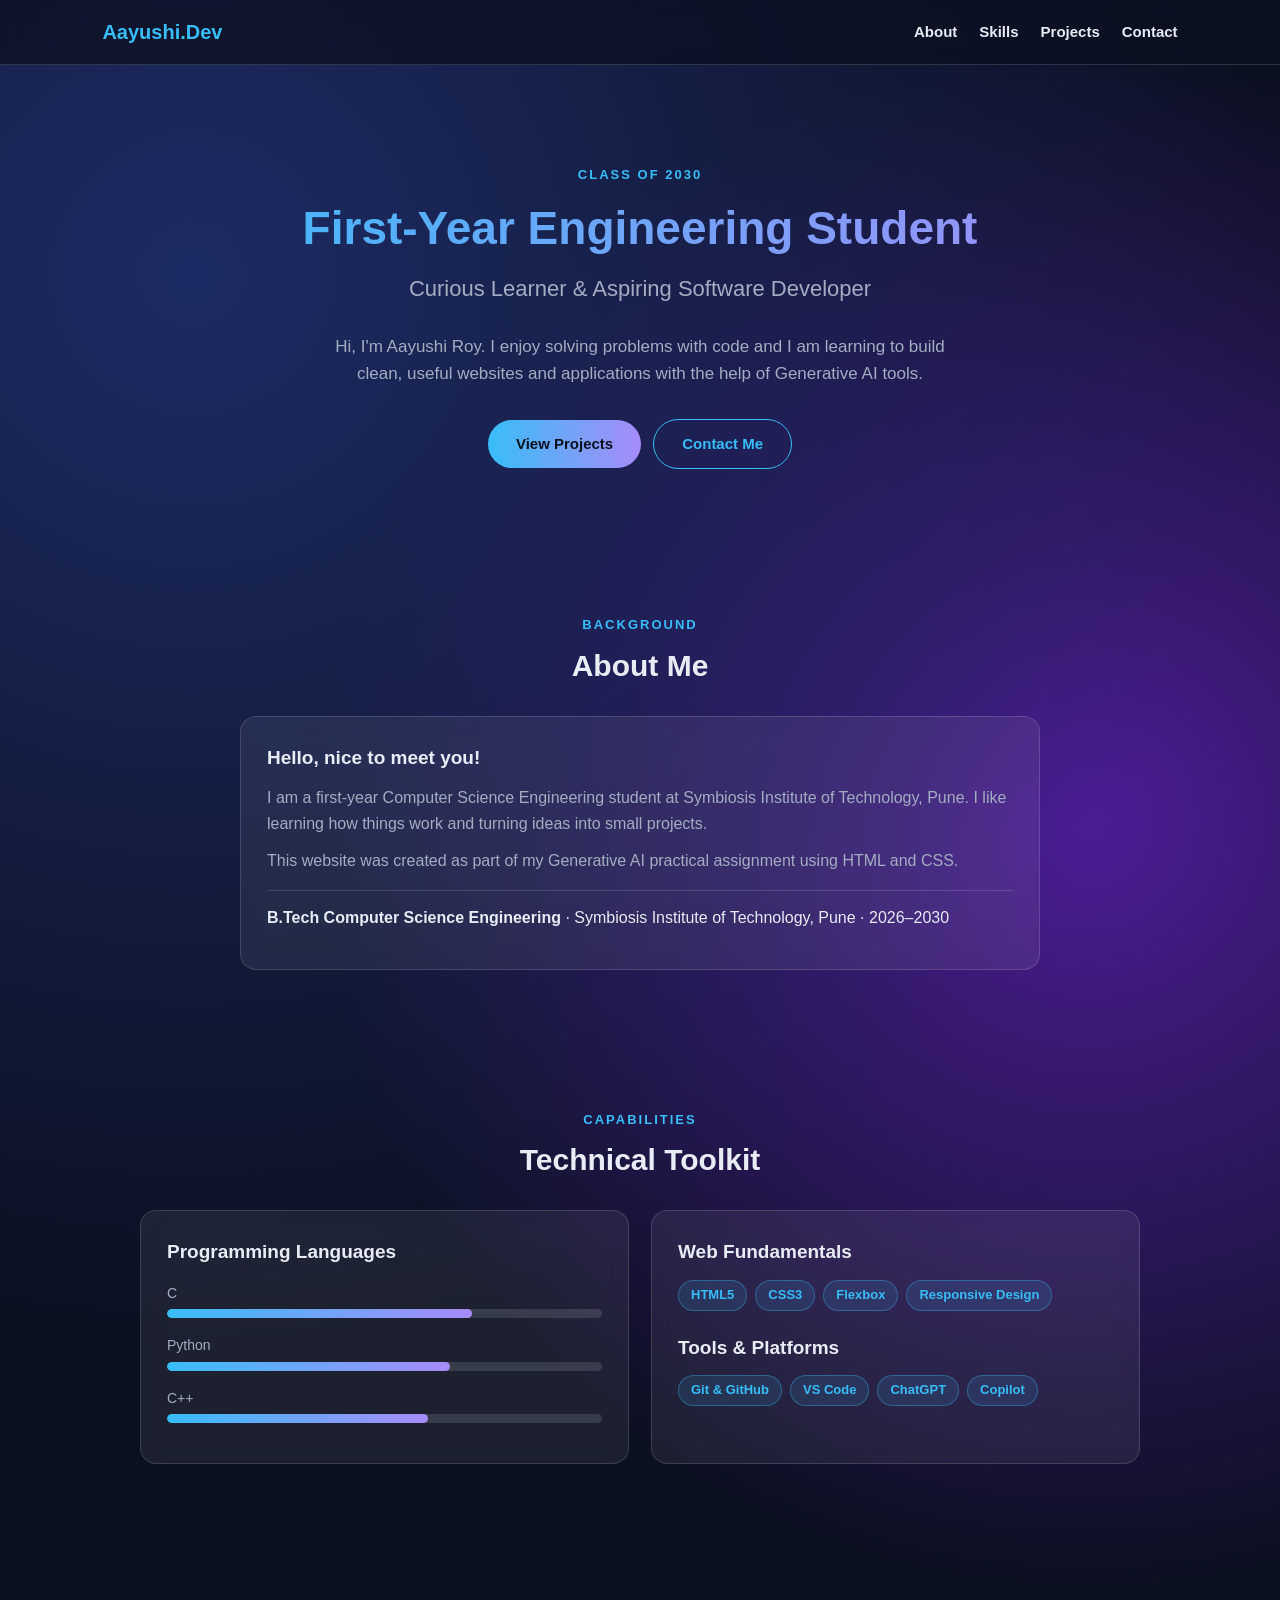
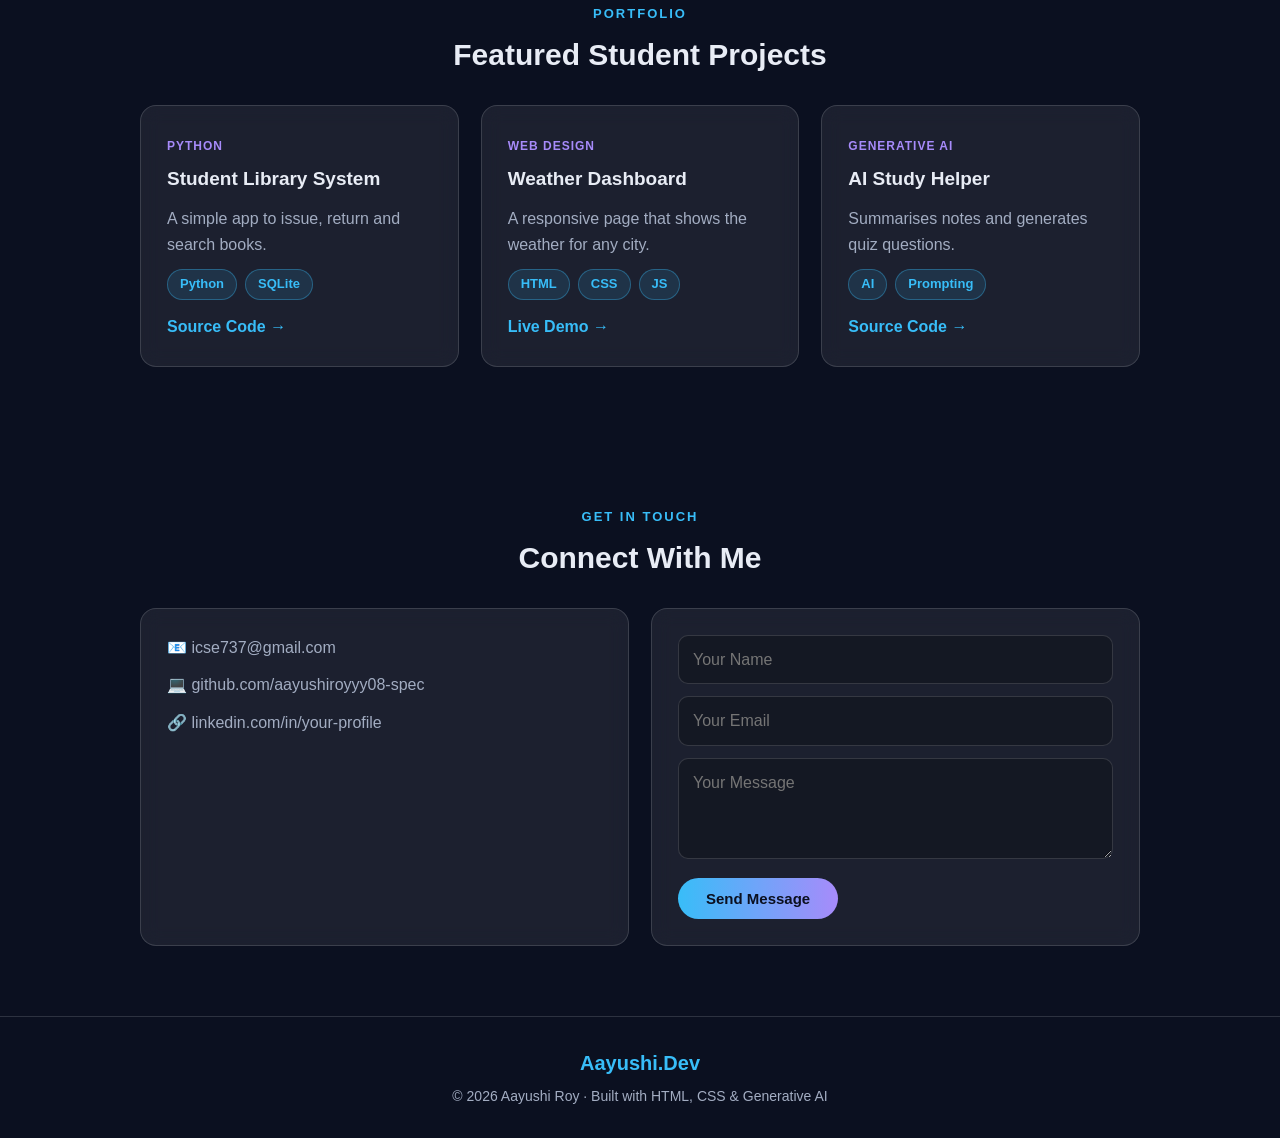
<file: index.html>
<!DOCTYPE html>
<html lang="en">
<head>
  <title>Aayushi Roy | Engineering Student Portfolio</title>
  <meta charset="UTF-8">
  <meta name="viewport" content="width=device-width, initial-scale=1">
  <link rel="stylesheet" href="style.css">
</head>
<body>
  <header class="nav">
    <a class="logo" href="#">Aayushi.Dev</a>
    <nav><a href="#about">About</a><a href="#skills">Skills</a><a href="#projects">Projects</a><a href="#contact">Contact</a></nav>
  </header>

  <section class="hero">
    <p class="label">Class of 2030</p>
    <h1>First-Year Engineering Student</h1>
    <h2>Curious Learner &amp; Aspiring Software Developer</h2>
    <p class="intro">Hi, I'm Aayushi Roy. I enjoy solving problems with code and I am learning to build clean, useful websites and applications with the help of Generative AI tools.</p>
    <div class="buttons"><a class="btn primary" href="#projects">View Projects</a><a class="btn" href="#contact">Contact Me</a></div>
  </section>

  <section id="about">
    <p class="label">Background</p>
    <h2>About Me</h2>
    <div class="glass wide">
      <h3>Hello, nice to meet you!</h3>
      <p>I am a first-year Computer Science Engineering student at Symbiosis Institute of Technology, Pune. I like learning how things work and turning ideas into small projects.</p>
      <p>This website was created as part of my Generative AI practical assignment using HTML and CSS.</p>
      <p class="degree"><strong>B.Tech Computer Science Engineering</strong> · Symbiosis Institute of Technology, Pune · 2026–2030</p>
    </div>
  </section>

  <section id="skills">
    <p class="label">Capabilities</p>
    <h2>Technical Toolkit</h2>
    <div class="grid">
      <div class="glass">
        <h3>Programming Languages</h3>
        <div class="bar"><span>C</span><div><i style="width:70%"></i></div></div>
        <div class="bar"><span>Python</span><div><i style="width:65%"></i></div></div>
        <div class="bar"><span>C++</span><div><i style="width:60%"></i></div></div>
      </div>
      <div class="glass">
        <h3>Web Fundamentals</h3>
        <div class="tags"><b>HTML5</b><b>CSS3</b><b>Flexbox</b><b>Responsive Design</b></div>
        <h3 class="gap">Tools &amp; Platforms</h3>
        <div class="tags"><b>Git &amp; GitHub</b><b>VS Code</b><b>ChatGPT</b><b>Copilot</b></div>
      </div>
    </div>
  </section>

  <section id="projects">
    <p class="label">Portfolio</p>
    <h2>Featured Student Projects</h2>
    <div class="grid three">
      <article class="glass"><span class="cat">Python</span><h3>Student Library System</h3><p>A simple app to issue, return and search books.</p><div class="tags"><b>Python</b><b>SQLite</b></div><a href="#">Source Code →</a></article>
      <article class="glass"><span class="cat">Web Design</span><h3>Weather Dashboard</h3><p>A responsive page that shows the weather for any city.</p><div class="tags"><b>HTML</b><b>CSS</b><b>JS</b></div><a href="#">Live Demo →</a></article>
      <article class="glass"><span class="cat">Generative AI</span><h3>AI Study Helper</h3><p>Summarises notes and generates quiz questions.</p><div class="tags"><b>AI</b><b>Prompting</b></div><a href="#">Source Code →</a></article>
    </div>
  </section>

  <section id="contact">
    <p class="label">Get In Touch</p>
    <h2>Connect With Me</h2>
    <div class="grid">
      <div class="glass">
        <p>📧 icse737@gmail.com</p>
        <p>💻 github.com/aayushiroyyy08-spec</p>
        <p>🔗 linkedin.com/in/your-profile</p>
      </div>
      <form class="glass" onsubmit="return false">
        <input type="text" placeholder="Your Name">
        <input type="email" placeholder="Your Email">
        <textarea rows="3" placeholder="Your Message"></textarea>
        <button class="btn primary" type="submit">Send Message</button>
      </form>
    </div>
  </section>

  <footer><span class="logo">Aayushi.Dev</span><p>© 2026 Aayushi Roy · Built with HTML, CSS &amp; Generative AI</p></footer>
</body>
</html>
</file>
<file: style.css>
:root{--bg:#0b1020;--card:rgba(255,255,255,.07);--line:rgba(255,255,255,.14);--accent:#38bdf8;--accent2:#a78bfa;--text:#e8ecf5;--muted:#a3adc2}
*{box-sizing:border-box}
html{scroll-behavior:smooth}
body{margin:0;font-family:'Segoe UI',Arial,sans-serif;color:var(--text);line-height:1.6;background:radial-gradient(circle at 15% 10%,#1d2b64 0,transparent 40%),radial-gradient(circle at 85% 30%,#4c1d95 0,transparent 35%),var(--bg);text-align:center}
.nav{display:flex;justify-content:space-between;align-items:center;padding:16px 8%;position:sticky;top:0;background:rgba(11,16,32,.75);backdrop-filter:blur(10px);border-bottom:1px solid var(--line);z-index:5}
.logo{font-weight:800;font-size:20px;color:var(--accent);text-decoration:none}
.nav nav a{margin-left:22px;color:var(--text);text-decoration:none;font-weight:600;font-size:15px}
.nav nav a:hover{color:var(--accent)}
section{padding:70px 8%}
.hero{padding-top:100px}
.label{color:var(--accent);text-transform:uppercase;letter-spacing:2px;font-size:13px;font-weight:700;margin:0 0 6px}
h1{font-size:46px;margin:6px 0;background:linear-gradient(90deg,var(--accent),var(--accent2));-webkit-background-clip:text;background-clip:text;color:transparent}
h2{font-size:30px;margin:0 0 26px}
.hero h2{font-size:22px;color:var(--muted);font-weight:500}
h3{margin:0 0 12px;font-size:19px}
.intro{max-width:640px;margin:0 auto 26px;color:var(--muted);font-size:17px}
.btn{display:inline-block;padding:12px 28px;margin:6px;border-radius:30px;border:1px solid var(--accent);color:var(--accent);text-decoration:none;font-weight:700;background:transparent;font-size:15px;cursor:pointer}
.btn.primary{background:linear-gradient(90deg,var(--accent),var(--accent2));color:#0b1020;border:0}
.glass{background:var(--card);border:1px solid var(--line);border-radius:16px;padding:26px;backdrop-filter:blur(10px);text-align:left}
.glass.wide{max-width:800px;margin:0 auto}
.glass p{color:var(--muted);margin:0 0 12px}
.degree{color:var(--text)!important;border-top:1px solid var(--line);padding-top:14px;margin-top:16px!important}
.grid{display:grid;grid-template-columns:repeat(auto-fit,minmax(300px,1fr));gap:22px;max-width:1000px;margin:0 auto}
.grid.three{grid-template-columns:repeat(auto-fit,minmax(260px,1fr))}
.bar{margin-bottom:14px}
.bar span{font-size:14px;color:var(--muted)}
.bar div{height:9px;background:rgba(255,255,255,.12);border-radius:6px;margin-top:4px;overflow:hidden}
.bar i{display:block;height:100%;background:linear-gradient(90deg,var(--accent),var(--accent2));border-radius:6px}
.tags{display:flex;flex-wrap:wrap;gap:8px}
.tags b{font-size:13px;font-weight:600;padding:4px 12px;border-radius:20px;background:rgba(56,189,248,.12);border:1px solid rgba(56,189,248,.35);color:var(--accent)}
.gap{margin-top:22px}
.cat{font-size:12px;text-transform:uppercase;letter-spacing:1px;color:var(--accent2);font-weight:700}
.glass article,article.glass{transition:transform .2s}
article.glass:hover{transform:translateY(-6px)}
article.glass h3{margin-top:6px}
article.glass a{display:inline-block;margin-top:14px;color:var(--accent);text-decoration:none;font-weight:700}
form input,form textarea{width:100%;margin-bottom:12px;padding:11px 14px;border-radius:10px;border:1px solid var(--line);background:rgba(0,0,0,.25);color:var(--text);font:inherit}
form .btn{margin:0}
footer{padding:30px;border-top:1px solid var(--line);color:var(--muted);font-size:14px}
footer p{margin:6px 0 0}
@media(max-width:600px){h1{font-size:32px}.nav nav a{margin-left:12px;font-size:13px}section{padding:50px 6%}}
</file>
